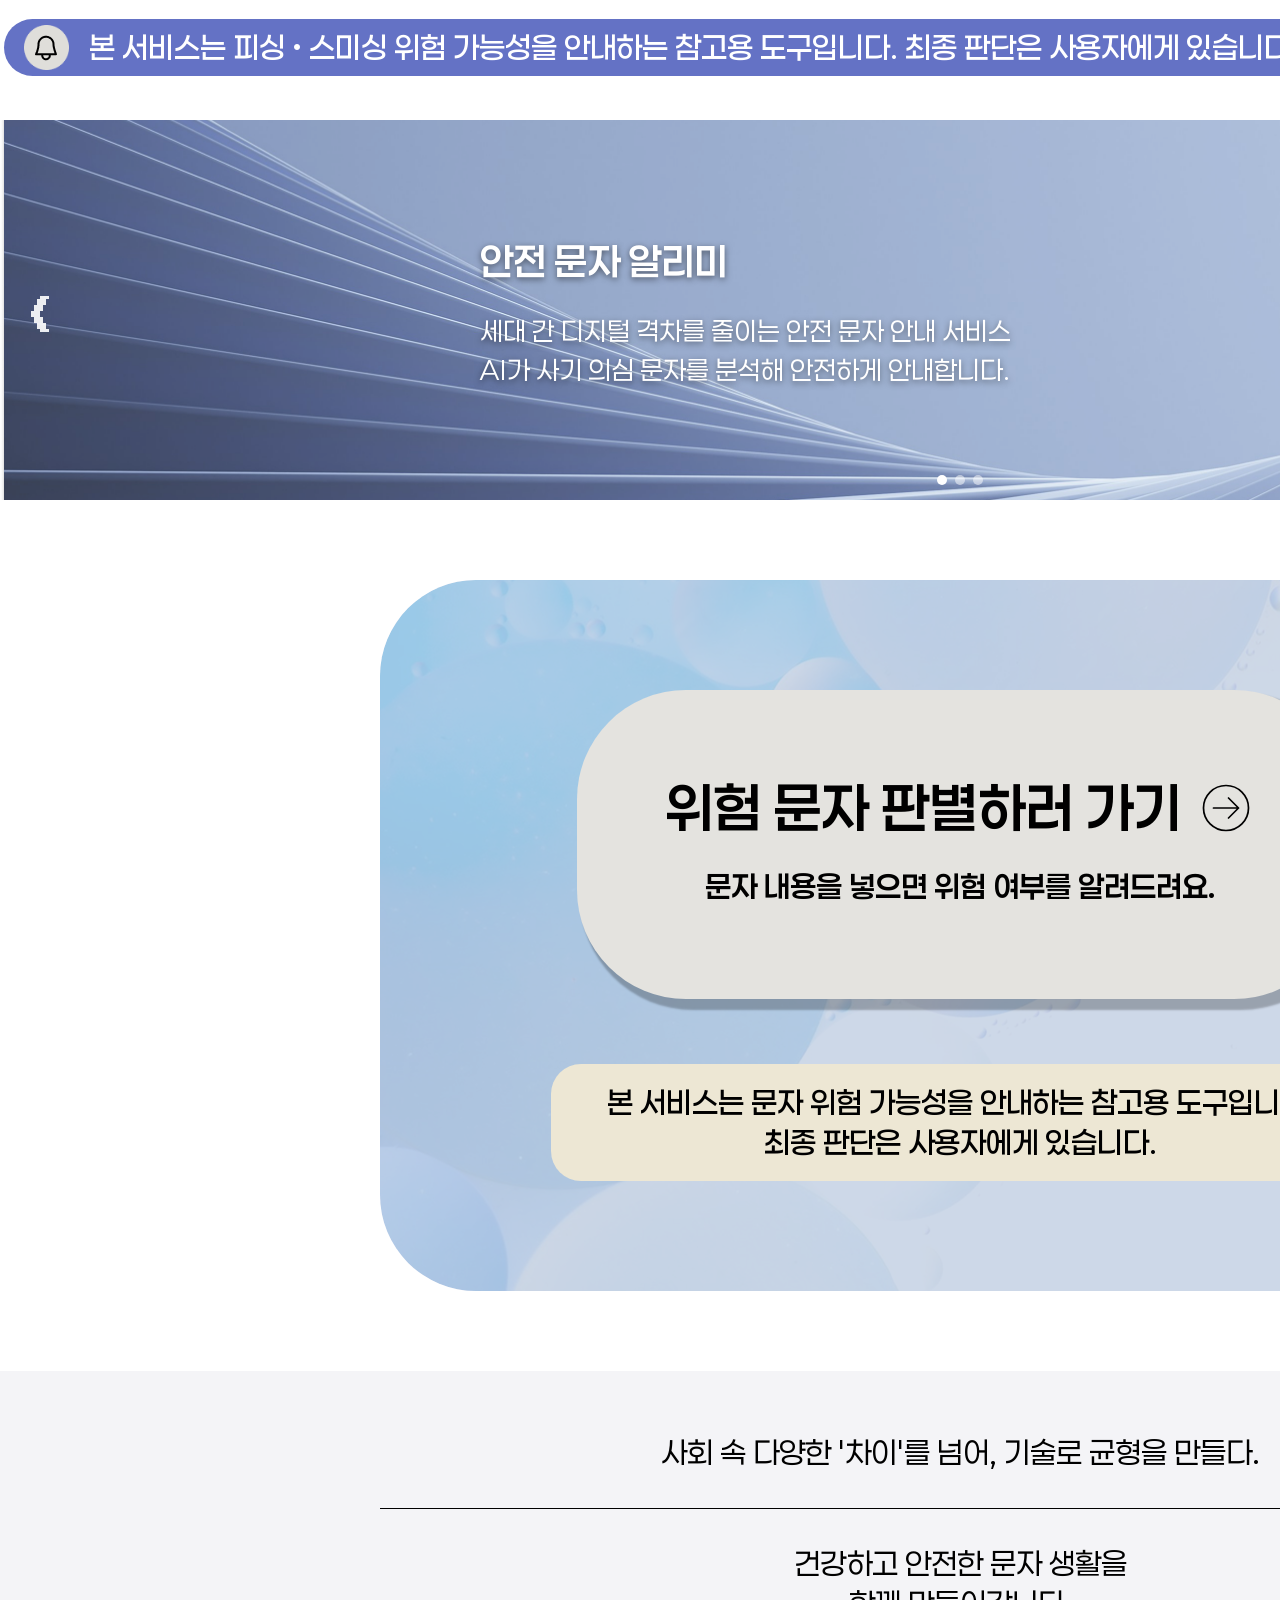
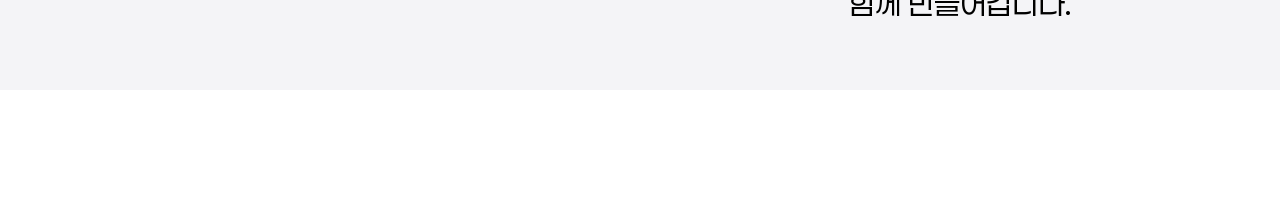
<file: Desktop/frontend_project/index.html>
<!DOCTYPE html>
<html lang = "ko">

<head>
<meta charset = "utf-8">
<title>안전 문자 알리미</title>
<link rel = "stylesheet" href = "./css/style.css">
<link rel = "stylesheet" href= "https://fonts.googleapis.com/css2?family=Gowun+Dodum&display=swap">
</head>


<body class = "page page-start">

   <div class = "header">
      <div class = "header-box">
         <div class = "hicon-bell">
            <img src = "./images/bellwall.png" class = "icon-bellwall">
            <img src = "./images/bell.png" class = "icon-bell">
         </div>
         <span class = "header-text">본 서비스는 피싱 • 스미싱 위험 가능성을 안내하는 참고용 도구입니다. 최종 판단은 사용자에게 있습니다.</span>
      </div>
   </div>
   
   <div class="slider">
    
    <div class="slides" id="slideWrap">

      <div class="slide slide-1" style="background-image: url('images/slide_area_01.png');">
        <div class="slide-content">
          <h2>
            안전 문자 알리미
          </h2>
          <p>세대 간 디지털 격차를 줄이는 안전 문자 안내 서비스<br>AI가 사기 의심 문자를 분석해 안전하게 안내합니다.</p>
        </div>
      </div>

      <div class="slide slide-2" style="background-image: url('images/slide_area_02.png');">
        <div class="slide-content">
          <h2>
            안전 문자 알리미
          </h2>
          <p>최근 문자 사기 피해가 크게 늘고 있습니다.<br>본 서비스는 문자의 위험도를 분석해<br>피해를 예방하는 데 도움이 됩니다.</p>
        </div>
      </div>

      <div class="slide slide-3" style="background-image: url('images/slide_area_03.png');">
        <div class="slide-content">
          <h2>
            안전 문자 알리미
          </h2>
          <p>복잡한 절차 없이 문자만 넣으면 위험 여부를 확인할 수 있습니다.<br>일상 속에서 안전하게 활용해보세요.</p>
        </div>
      </div>
    </div>

    <div class="slider-arrow left" onclick="prevSlide()">&#10094;</div>
    <div class="slider-arrow right" onclick="nextSlide()">&#10095;</div>

    <div class="slider-dots" id="dotsContainer">
      <div class="dot active" onclick="currentSlide(0)"></div>
      <div class="dot" onclick="currentSlide(1)"></div>
      <div class="dot" onclick="currentSlide(2)"></div>
    </div>
   </div>

   <div class = "big-box">
      <div class = "round-box">

         <a href = "info.html" class = "small-box link-box">
          <div class = "top-row">
            <span class = "line1">위험 문자 판별하러 가기</span>
            <img src = "./images/arrow_icon.svg" class = "arrow-icon">
            </div>
            <span class = "line2">문자 내용을 넣으면 위험 여부를 알려드려요.</span>
         </a>

         <div class = "small-box">
            본 서비스는 문자 위험 가능성을 안내하는 참고용 도구입니다.<br>
            최종 판단은 사용자에게 있습니다.
         </div>

      </div>
   </div>

   <div class = "frame2">
      <span class = "line3">사회 속 다양한 '차이'를 넘어, 기술로 균형을 만들다.</span>
      <div class = "m-line"></div>
      <span class = "line4">
         건강하고 안전한 문자 생활을<br>
         함께 만들어갑니다.
      </span>
   </div>

<script src="./main.js"></script>
</body>
</html>
</file>
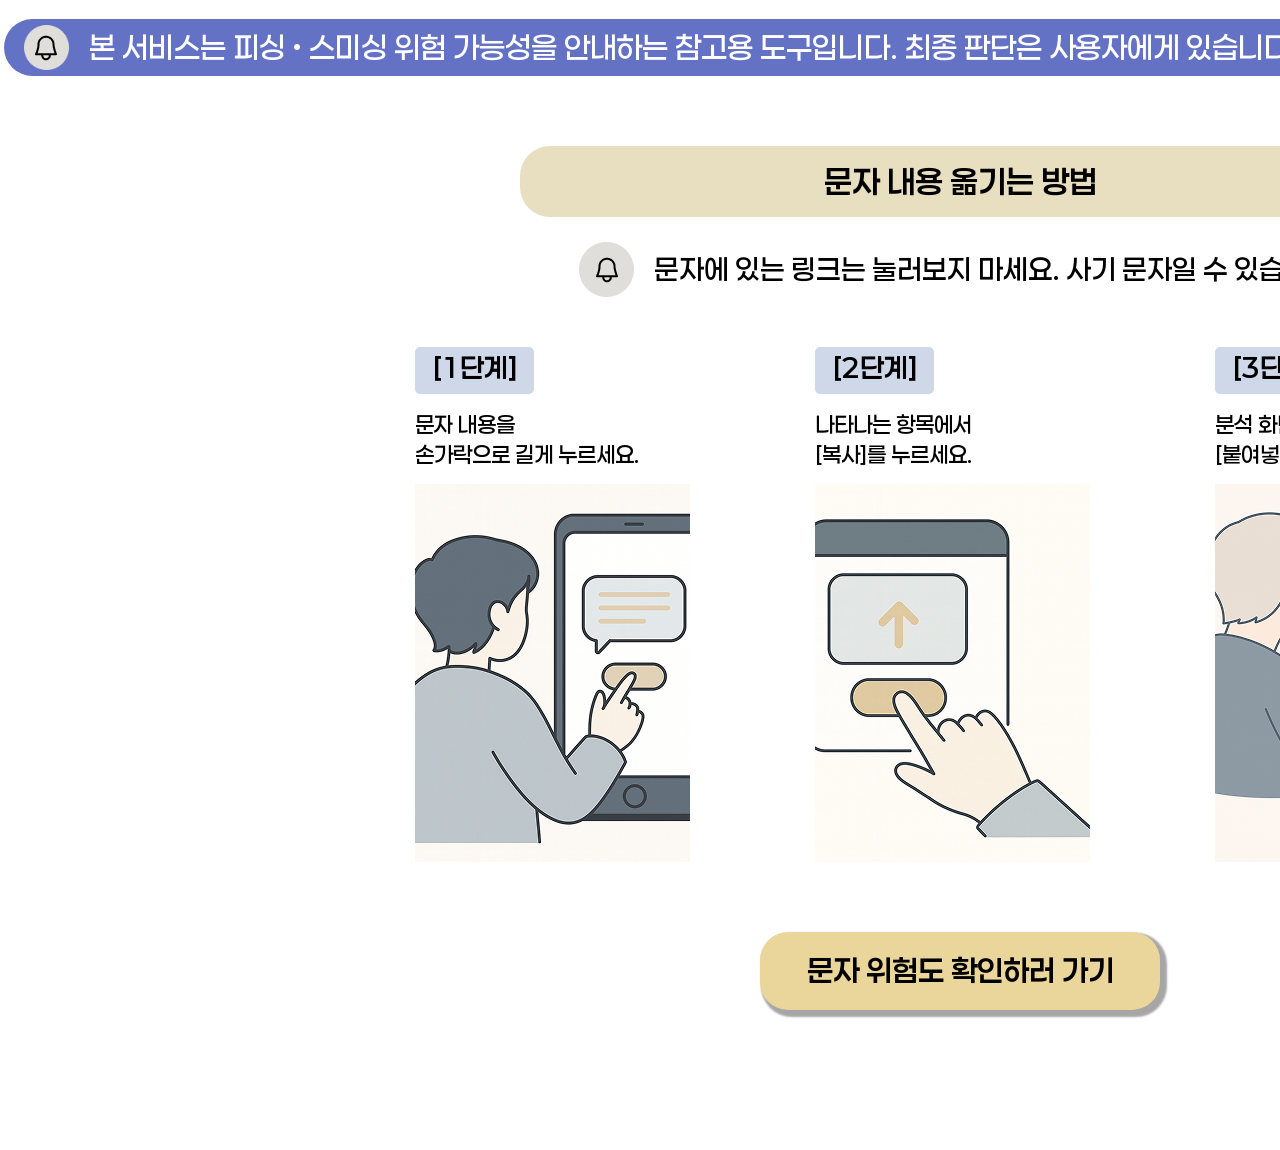
<file: Desktop/frontend_project/info.html>
<!DOCTYPE html>
<html lang = "ko">

<head>
<meta charset = "utf-8">
<title>안전 문자 알리미</title>
<link rel = "stylesheet" href = "./css/style.css">
<link rel = "stylesheet" href= "https://fonts.googleapis.com/css2?family=Gowun+Dodum&display=swap">
</head>

<body class = "page page-info">

    <div class = "header">
      <div class = "header-box">
         <div class = "hicon-bell">
            <img src = "./images/bellwall.png" class = "icon-bellwall">
            <img src = "./images/bell.png" class = "icon-bell">
         </div>
         <span class = "header-text">본 서비스는 피싱 • 스미싱 위험 가능성을 안내하는 참고용 도구입니다. 최종 판단은 사용자에게 있습니다.</span>
      </div>
   </div>

   <div class = "info-box">

      <div class = "infotitle-box">
         문자 내용 옮기는 방법
      </div>

      <div class = "warning-box">
         <div class = "icon-warning">
            <img src = "./images/bellwall.png" class = "icon-bellwall">
            <img src = "./images/bell.png" class = "icon-bell">
         </div>
         <span class = "warning-text">문자에 있는 링크는 눌러보지 마세요. 사기 문자일 수 있습니다.</span>
      </div>

   <div class = "example-wrap">

      <div class = "example-box">
         <div class = "step-box">[1단계]</div>
         <div class = "explain-box">
            문자 내용을<br>
            손가락으로 길게 누르세요.
         </div>
         <img src = "./images/step1.png" class = "step1-img">
      </div>

      <div class = "example-box">
         <div class = "step-box">[2단계]</div>
         <div class = "explain-box">
            나타나는 항목에서<br>
            [복사]를 누르세요.
         </div>
         <img src = "./images/step2.png" class = "step2-img">
      </div>

      <div class = "example-box">
         <div class = "step-box">[3단계]</div>
         <div class = "explain-box">
            분석 화면의 입력칸을 길게 눌러<br>
            [붙여넣기] 항목을 선택하세요.
         </div>
         <img src = "./images/step3.png" class = "step3-img">
      </div>
   </div>

      <a href = "test.html" class = "touch-box">
         문자 위험도 확인하러 가기
      </a>
   </div>

<script src="./main.js"></script>
</body>
</html>
</file>
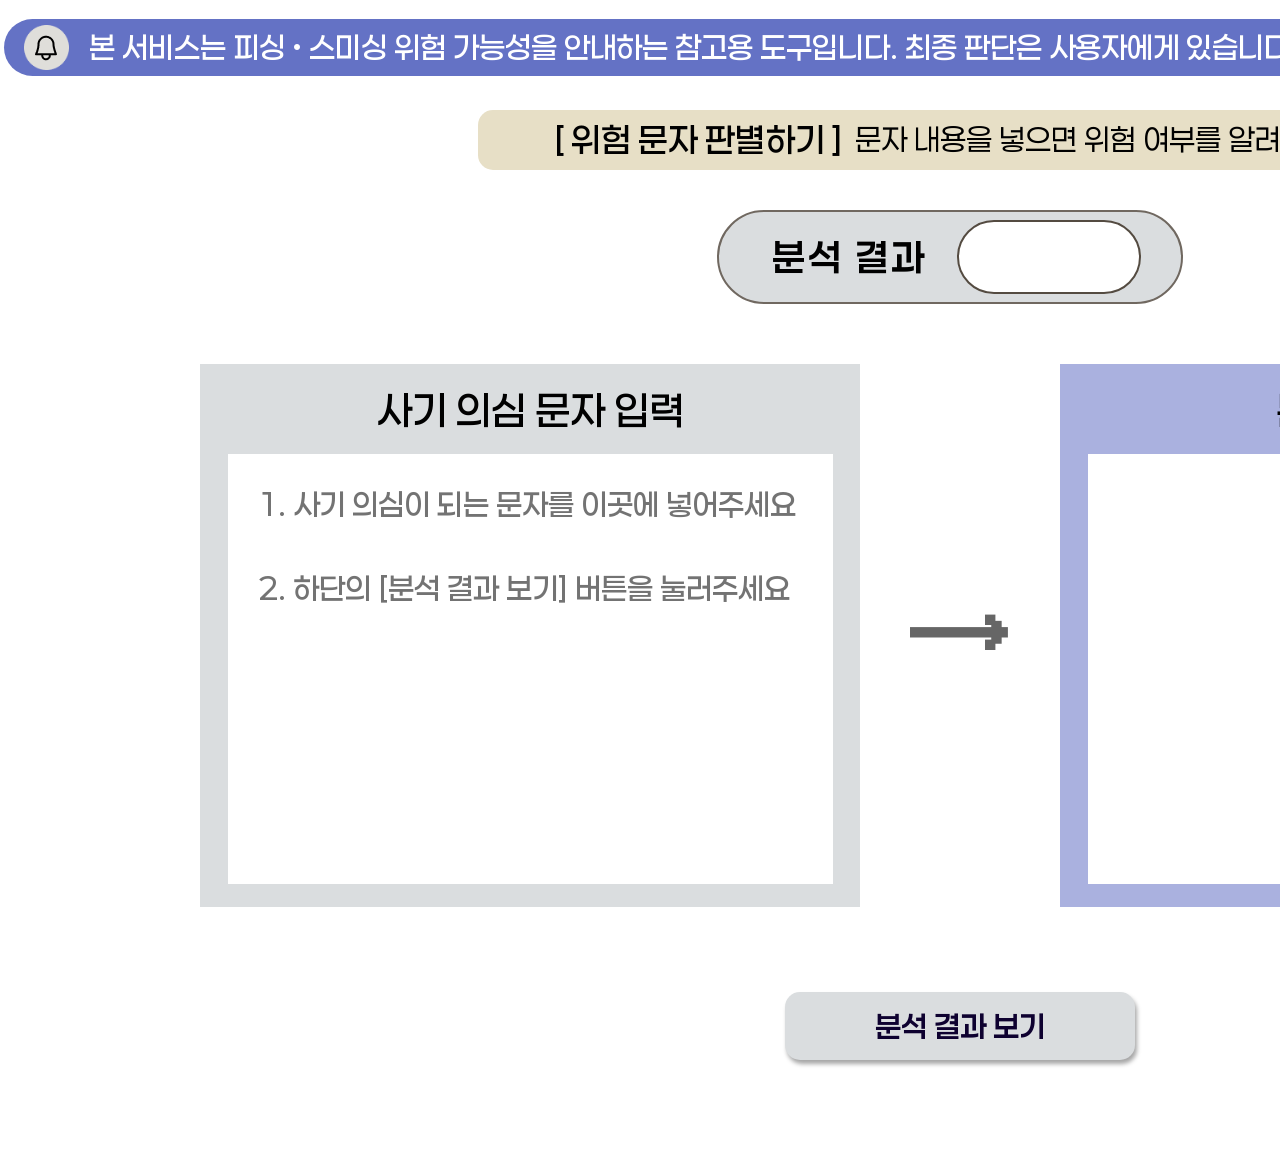
<file: Desktop/frontend_project/test.html>
<!DOCTYPE html>
<html lang="ko">

<head>
  <meta charset="utf-8">
  <title>안전 문자 알리미</title>
  <link rel="stylesheet" href="./css/style.css">
  <link rel="stylesheet"
    href="https://fonts.googleapis.com/css2?family=Gowun+Dodum&display=swap">
</head>


<body class="page page-test">
    <div class = "header">
      <div class = "header-box">
         <div class = "hicon-bell">
            <img src = "./images/bellwall.png" class = "icon-bellwall">
            <img src = "./images/bell.png" class = "icon-bell">
         </div>
         <span class = "header-text">본 서비스는 피싱 • 스미싱 위험 가능성을 안내하는 참고용 도구입니다. 최종 판단은 사용자에게 있습니다.</span>
      </div>
   </div>

  <div class="test-box">
   
    <div class="title-box">
      <span class="t1">[ 위험 문자 판별하기 ]</span>
      <span class="t2">문자 내용을 넣으면 위험 여부를 알려드려요.</span>
    </div>

   
    <div class="smallresult-box">
      <span>분석 결과</span>
      <div class="summary"></div>
    </div>

   <div class = "inout-box">
      <div class="intitle">
         <span>사기 의심 문자 입력</span>

         <textarea id="spamM" class="input-area"
         placeholder="1. 사기 의심이 되는 문자를 이곳에 넣어주세요
        
2. 하단의 [분석 결과 보기] 버튼을 눌러주세요"></textarea>
      </div>

      <div class="arrow">⟶</div>

      <div class="outtitle">
        <span>분석 결과 안내</span>
        <div class="output-box"></div>
      </div>

    </div>

    <button class="watch-result" type="submit">분석 결과 보기</button>
   </div>
   
   <script src="./main.js"></script>

</body>
</html>
</file>
<file: Desktop/frontend_project/css/style.css>
/* 기본 숨기기 */
.hidden { display: none; }

/* 기본 설정 */

@font-face {
   font-family: 'Paperlogy';
   src: url("../font/Paperlogy-7Bold.ttf") format('truetype'); 
   font-weight: 700;
   font-style: normal;
}

@font-face {
   font-family: 'Paperlogy';
   src: url("../font/Paperlogy-6SemiBold.ttf") format('truetype'); 
   font-weight: 700;
   font-style: normal;
}

@font-face {
   font-family: 'Paperlogy';
   src: url("../font/Paperlogy-5Medium.ttf") format('truetype'); 
   font-weight: 500;
   font-style: normal;
}

@font-face {
   font-family: 'Paperlogy';
   src: url("../font/Paperlogy-4Regular.ttf") format('truetype');
   font-weight: 400;
   font-style: normal;
}

@font-face {
   font-family: 'Paperlogy';
   src: url("../font/Paperlogy-3Light.ttf") format('truetype'); 
   font-weight: 300;
   font-style: normal;
}

body {
   font-family : 'Paperlogy', sans-serif;
   font-weight: 400;
}

.header {
   width: 1920px;
   height: 95px;
   position: fixed;
   top: 0;
   z-index: 1000;
   display: flex;
   justify-content: center;
   align-items: center;
}

.header-box {
   width : 1893px;
   height: 57px;
   background-color : #6472C5;
   border-radius: 35px;
   display: flex;
   padding-left: 20px;
   align-items: center;
   gap: 20px;
}

.hicon-bell {
   position: relative;
   width: 45px;
   height: 45px;
}

.icon-bellwall {
   width: 100%;
   height: 100%;
}

.icon-bell {
   position: absolute;
   top: 50%;
   left: 50%;
   transform : translate(-50%, -50%);
   width: 30px;
   height: 30px;
}

.header-text {
   font-size : 30px;
   font-weight : 500;
   line-height: 52px;
   color: #FFFFFF;
}

/* 시작페이지 */

.page {
   width : 1920px;
   margin : 0 auto;
   background-color : rgba(255, 255, 255, 1);
   position : relative;
   overflow-y : auto;
}

.page-start {
   min-height : 1680px;
}

/* 슬라이더 */

 .slider {
   margin-top: 120px;
   margin-bottom: 60px;
   position: relative;
   max-width: 1920px;
   width: 100%;
   height: 380px; 
   overflow: hidden;
}

.slides {
   display: flex;
   height: 100%;
   transition: transform 1.2s ease-in-out;
}

.slide {
   width: 100%;
   flex-shrink: 0;
   height: 380px;
   background-size: cover;
   background-position: center;
   position: relative;
   color: white;
}
    
/* 텍스트 스타일 설정 */

.slide-content {
   position: absolute;
   color: white;
   max-width: 80%; 
   text-shadow: 0 2px 6px rgba(0,0,0,0.5);
}

.slide-content h2 {
   margin-bottom: 15px;
   line-height: 1.3; 
}
    
.slide-content p {
   line-height: 1.5; 
}


/* 슬라이드별 스타일 적용 */

/* 1번 슬라이드 */
.slide-1 .slide-content {
   top: 50%; 
   left: 25%; 
   transform: translateY(-50%); 
   text-align: left; 
}

.slide-1 h2 { 
   font-size: 38px; 
   font-weight: 700;
}

.slide-1 p { 
   font-size: 26px;
   font-weight: 400; 
}

/* 2번 슬라이드 */
.slide-2 .slide-content {
   top: 50%; 
   left: 20%;
   transform: translateY(-50%); 
   text-align: left; 
}
.slide-2 h2 { 
   font-size: 38px; 
   font-weight: 700;
}

.slide-2 p { 
   font-size: 26px; 
   font-weight: 400; 
}

/* 3번 슬라이드 */
.slide-3 .slide-content {
   top: 50%;
   left: 50%;
   transform: translate(-50%, -50%); 
   text-align: center; 
}

.slide-3 h2 { 
   font-size: 38px;
   font-weight: 700; 
}

.slide-3 p { 
   font-size: 26px; 
   font-weight: 400; 
}

/* 화살표 */
.slider-arrow {
   position: absolute;
   top: 50%;
   transform: translateY(-50%);
   font-size: 3rem;
   color: rgba(255,255,255,0.9);
   cursor: pointer;
   z-index: 15;
   padding: 0 15px;
   user-select: none;
}

.slider-arrow.left { left: 10px; }
.slider-arrow.right { right: 10px; }

/* 하단 dots */
.slider-dots {
   position: absolute;
   bottom: 15px;
   width: 100%;
   display: flex;
   justify-content: center;
   gap: 8px;
   z-index: 20;
}

.slider-dots div {
   width: 10px;
   height: 10px;
   background: rgba(255,255,255,0.5);
   border-radius: 50%;
   cursor: pointer;
}

.slider-dots .active {
   background: white;
}

.big-box {
   width : 100%;
   height: 791px;
   margin-top: 80px;
   display: flex;
   justify-content: center;
}

.round-box {
   width : 1160px;
   height : 711px;
   position : relative;

   background-color : rgba(194, 206, 227, 0.92);
   background-image : url("../images/start_round_box.png");
   background-size : cover;
   background-position : center;
   border-radius : 96px;
}

.small-box.link-box {
   width : 766px;
   height : 309px;
   position : absolute;

   top : 110px;
   left : 197px;

   border-radius : 109px;
   background-color : rgba(228, 227, 223, 1);
   box-shadow : 7px 7px 2px 4px rgba(0, 0, 0, 0.25);

   cursor : pointer;

   display : flex;
   flex-direction: column;
   align-items: center;
   justify-content: center;
   gap: 25px;

   font-weight: 600;
   color :rgba(0, 0, 0, 1);
   text-decoration: none;
}

.top-row {
   display: flex;
   align-items: center;
   gap: 15px;
}

.small-box.link-box .line1 {
   position : static;
   font-size : 55px;
   line-height : 48px;
   white-space : nowrap;
}

.arrow-icon {
   position : static;
   width: 60px;
   height: auto;
}

.small-box.link-box .line2 {
   position: static;
   font-size : 30px;
   line-height : 48px;
   white-space: nowrap;
}

.small-box {
   width : 818px;
   height : 117px;

   position : absolute;
   top : 484px;
   left : 171px;

   border-radius : 30px;
   background-color : rgba(237, 231, 212, 1);

   display : flex;
   justify-content : center;
   align-items: center;

   font-size : 30px;
   font-weight : 500;
   color :rgba(0, 0, 0, 1);

   line-height: 40px;
   text-align: center;
}

.frame2 {
   width: 100%;
   height: 319px;
   margin-top: 0px;
   background-color: rgba(244, 244, 247, 0.936);
   display: flex;
   flex-direction: column;
   align-items: center;
   justify-content: center;
   gap: 30px;
   font-family: 'Paperlogy', sans-serif;
}

.line3 {
   margin-bottom: 5px;
   line-height : 30px;
   font-size : 30px;
   font-weight : 400;
   color :rgba(0, 0, 0, 1);
   text-align: center;
}

.m-line {
   width : 1160px;
   height : 1px;
   margin : 5px 0 5px 0;
   background-color : rgba(0, 0, 0, 1);
}

.line4 {
   line-height : 40px;
   font-size : 30px;
   font-weight : 400;
   color :rgba(0, 0, 0, 1);
   text-align: center;
}


/* info페이지 */

.page-info {
   min-height : 1080px;
}

.info-box {
   width : 100%;
   height: 1020px;
   margin-top: 70px;
   display: flex;
   flex-direction: column;
   align-items: center;
   justify-content: flex-start;
}

.infotitle-box {
   width: 881px;
   height: 73px;
   display: flex;
   align-items: center;
   justify-content: center;
   margin-top: 76px;
   background-color: rgba(232, 222, 192, 1);
   border-radius: 30px;

   line-height: 100%;
   font-size : 32px;
   font-weight: 600;
   color :rgb(0, 0, 0);
   text-align: center;
}

.warning-box {
   display: flex;
   align-items: center;
   margin-top: 25px;
   gap : 20px;
}

.icon-warning {
   position: relative;
   width: 55px;
   height: 55px;
}

.warning-text {
   line-height : 100%;
   font-size : 28px;
   font-weight : 500;
   color :rgb(0, 0, 0);
}

.example-wrap {
   display: flex;
   flex-direction: row;
   justify-content: center;
   gap : 110px;
   margin-top : 50px; 
}

.example-box {
   width : 290px;
   height : auto;
   display : flex;
   flex-direction: column;
   align-items: flex-start;
   text-align: left;
   gap : 15px;
}

.step-box {
   width: 119px;
   height: 47px;
   border-radius: 5px;
   background-color: rgba(198, 210, 229, 0.85);

   line-height: 41px;
   font-size : 27px;
   font-weight: 600;
   color :rgb(0, 0, 0);
   text-align: center;
}

.explain-box {
   line-height: 30px;
   font-size : 22px;
   font-weight: 500;
   color :rgb(0, 0, 0);
}

.step-img {
   width : 315px;
   height: 449px;
   align-self: center;
}

.touch-box {
   width: 400px;
   height: 80px;

   display: flex;
   align-items: center;
   justify-content: center;

   margin-top: 70px;
   margin-bottom: 80px;
   background-color: rgba(234, 214, 154, 1);
   border-radius: 28px;
   box-shadow : 4px 4px 2px 3px rgba(0, 0, 0, 0.35);

   line-height: 100%;
   font-size : 30px;
   font-weight: 700;
   color :rgb(0, 0, 0);
   text-align: center;
   text-decoration: none;
}

/* test page */

.page-test {
   min-height: 1100px;
}

.test-box {
   width: 100%;
   height: 1020px;
   display: flex;
   flex-direction: column;
   align-items: center;
   margin-top: 70px;
   gap: 20px;
}

.title-box {
   width: 964px;
   height: 80px;
   border-radius: 15px;
   background-color: #E7DFC6;
   display: flex;
   align-items: center;
   justify-content: center;
   margin-top: 40px;

   color :rgb(0, 0, 0);
   line-height: 52px;
   text-align: center;
   gap: 12px;
}

.t1 {
   font-size: 34px;
   font-weight: 500;
}

.t2 {
   font-size: 30px;
   font-weight: 400;
}

.smallresult-box {
    width: 450px;
    height: 120px;
    border-radius: 50px;
    background-color: #DADDDF;

    border: 2px solid #706860;

    display: flex;
    align-items: center;
    justify-content: center;
    margin-top: 20px;
    margin-right: 20px;
    padding-left: 12px;
    
    font-size: 38px;
    font-weight: 600;
    letter-spacing: 3px;
    color :rgb(0, 0, 0);
    line-height: normal;
    text-align: center;
    gap: 30px;
}

.summary {
   width: 180px;
   height: 70px;
   border-radius: 50px;
   background-color: #FFFFFF;

   border: 2px solid #544B41;
   margin-top: -1px;

   display: flex;
   align-items: center;
   justify-content: center;
   font-size: 40px;
   font-weight: 600;
}

.inout-box {
   width: 1920px;
   height: auto;
   margin-top: 40px;
   display: flex;
   flex-direction: row;
   align-items: center;
   justify-content: center;
   gap: 60px;
}

.intitle {
   width: 660px;
   height: 520px;
   background-color: #DADDDF;

   display: flex;
   flex-direction: column;
   align-items: center;
   padding-top: 23px;

   font-size: 40px;
   font-weight: 500;
   color :rgb(0, 0, 0);
   text-align: center;

}

textarea {
   font-family: 'Paperlogy', sans-serif;
   font-size: 30px;

}

::placeholder {
   color:rgb(80, 80, 80, 0.8);
   font-family: 'Paperlogy', sans-serif;
   font-size: 30px;
   font-weight: 500;
   padding: 10px;
}

.input-area {
   width: 565px;
   height: 390px;
   background-color: #FFFFFF;

   border: none;
   outline: none;
   resize: none;

   padding: 20px;
   font-size: 30px;
   font-weight: 400;
   color :rgb(0, 0, 0);
   line-height: 1.4;
   text-align: left;

   margin-top: 20px;
}

.arrow {
   width: 80px;
   height: 20px;
   display: flex;
   align-items: center;
   justify-content: center;
   font-size: 100px;
   font-weight: 700;
   color: #666666;

}

.outtitle {
   width: 660px;
   height: 520px;
   background-color: rgba(100, 114, 197, 0.55);

   display: flex;
   flex-direction: column;
   align-items: center;
   padding-top: 23px;

   font-size: 40px;
   font-weight: 500;
   color :rgb(0, 0, 0);
   text-align: center;
}

.output-box {
   width: 565px;
   height: 390px;
   background-color: #FFFFFF;

   padding: 20px;
   font-size: 30px;
   line-height: 1.4;
   text-align: left;

   margin-top: 20px;

   overflow-y: auto;

   display: block;
}

.watch-result {
   width: 350px;
   height: 90px;

   display: flex;
   align-items: center;
   justify-content: center;

   margin-top: 65px;
   margin-bottom: 30px;
   background-color: #DADDDF;
   border-radius: 15px;
   border: none;
   box-shadow : 2px 4px 4px 0 rgba(0, 0, 0, 0.35);

   line-height: auto;
   font-family: 'Paperlogy', sans-serif;
   font-size : 30px;
   font-weight: 600;
   color :rgb(14, 1, 48);
   text-align: center;
}


/* 결과 페이지 */

.loading-wrapper {
   display: flex;
   flex-direction: column;
   align-items: center;
   justify-content: center;
   width: 100%;
   height: 100%;
   transform: translateY(-30px);
}

.loading-text {
   font-size:34px;
   margin-bottom:40px;
}


.dots {
  display: flex;
  gap: 20px;
  justify-content: center;
  margin-top: 0px;
}

.dots span {
  width: 27px;
  height: 27px;
  background-color: #8491B4;
  border-radius: 50%;
  animation: blink 1.4s infinite;
}

.dots span:nth-child(2) { animation-delay: 0.2s; }
.dots span:nth-child(3) { animation-delay: 0.4s; }

@keyframes blink {
  0%   { opacity: 0.2; }
  20%  { opacity: 1; }
  100% { opacity: 0.2; }
}

.safe-wrapper {
   width: 100%;
   height: 100%;

   display: flex;
   align-items: center;
   justify-content: center;
}

.safe-message {
   font-size: 32px;
   text-align: center;
}

.fancy-container {
   display: flex;
    width: 565px;
    height: 370px;
    flex-direction: column;
    gap: 10px;
    margin-bottom: 20px;
    padding: 10px;
    align-items: center;
    justify-content: center;
    font-size: 28px;
    font-family : 'Paperlogy', sans-serif;
}

.fancy-row {
   width: 530px;
    height: 90px;
    display: flex;
    align-items: center;
    justify-content: center;
    gap: 10px;
    background-color: #FFFFFF;
    padding: 10px;
}

.short-box {
    width: 110px;
    height: 70px;
    background-color: #E7DFC6;
    display: flex;
    align-items: center;
    justify-content: center;
    text-align: center;
    font-size: 22px;
}

.long-box {
    width: 500px;
    height: 70px;

    overflow-x: hidden;
    overflow: auto;
    
    text-align: left;
    overflow-y: auto;
    line-height: 1.4;

    padding-left: 15px;
}
</file>
